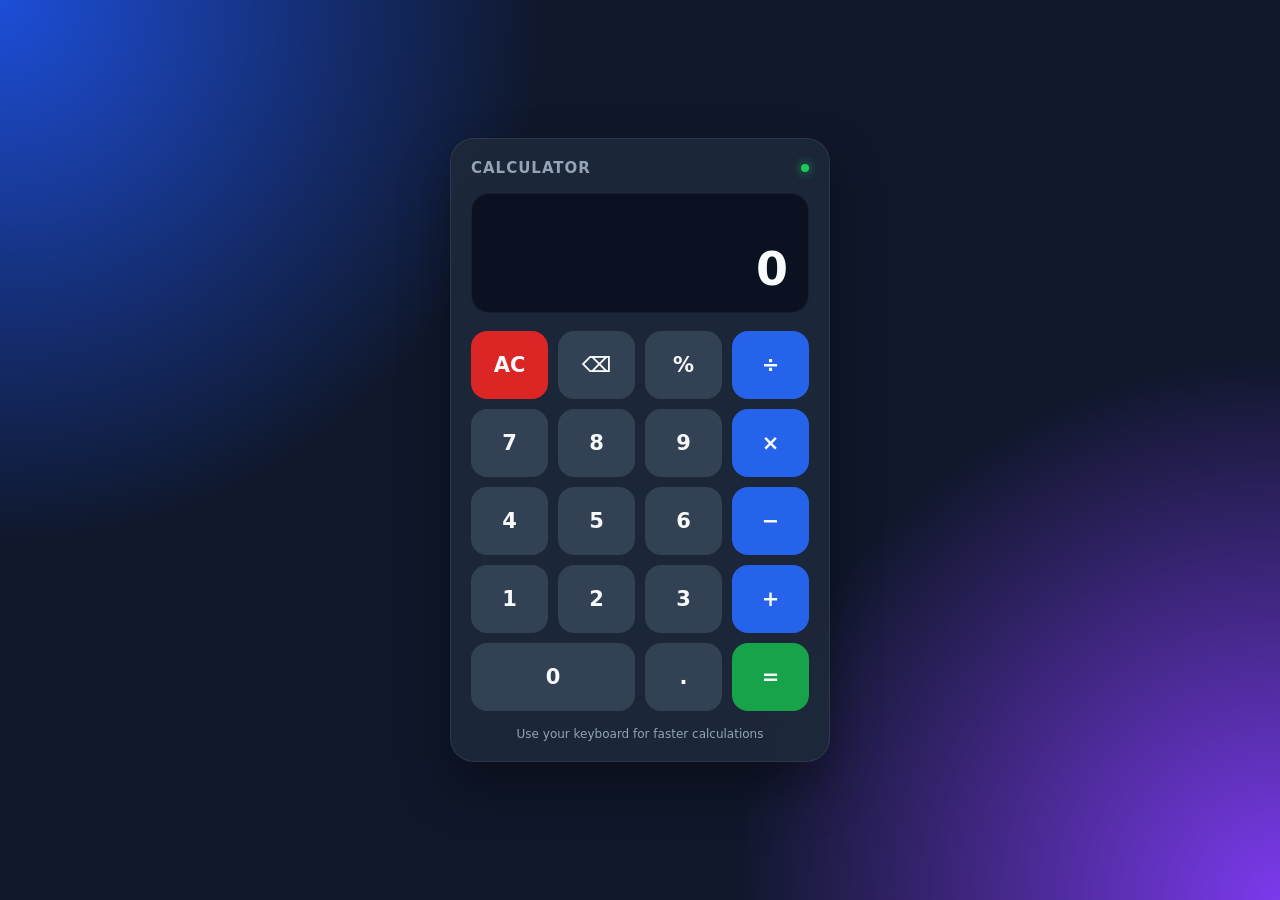
<file: index.html>
<!DOCTYPE html>
<html lang="en">
  <head>
    <meta charset="UTF-8" />
    <meta name="viewport" content="width=device-width, initial-scale=1.0" />
    <meta
      name="description"
      content="Modern calculator app built with HTML, CSS, and JavaScript."
    />
    <title>Calculator</title>
    <link rel="stylesheet" href="styles.css" />
  </head>
  <body>
    <main class="calculator" aria-label="Calculator app">
      <header class="calculator__header">
        <span class="calculator__title">CALCULATOR</span>
        <span class="calculator__indicator" aria-hidden="true"></span>
      </header>

      <section class="display" aria-live="polite" aria-atomic="true">
        <div id="expression" class="display__expression" aria-live="polite"></div>
        <div id="display" class="display__value" aria-live="polite">0</div>
      </section>

      <section class="buttons" aria-label="Calculator buttons">
        <button type="button" class="clear" data-action="clear" aria-label="Clear">AC</button>
        <button type="button" data-action="delete" aria-label="Delete last input">⌫</button>
        <button type="button" data-action="percent" aria-label="Percentage">%</button>
        <button type="button" class="operator" data-operator="/" aria-label="Divide">÷</button>

        <button type="button" data-number="7">7</button>
        <button type="button" data-number="8">8</button>
        <button type="button" data-number="9">9</button>
        <button type="button" class="operator" data-operator="*" aria-label="Multiply">×</button>

        <button type="button" data-number="4">4</button>
        <button type="button" data-number="5">5</button>
        <button type="button" data-number="6">6</button>
        <button type="button" class="operator" data-operator="-" aria-label="Subtract">−</button>

        <button type="button" data-number="1">1</button>
        <button type="button" data-number="2">2</button>
        <button type="button" data-number="3">3</button>
        <button type="button" class="operator" data-operator="+" aria-label="Add">+</button>

        <button type="button" class="zero" data-number="0">0</button>
        <button type="button" data-action="decimal" aria-label="Decimal point">.</button>
        <button type="button" class="equals" data-action="calculate" aria-label="Calculate result">=</button>
      </section>

      <footer class="calculator__footer">Use your keyboard for faster calculations</footer>
    </main>

    <script src="script.js"></script>
  </body>
</html>
</file>
<file: styles.css>
:root {
  --background: #0f172a;
  --calculator: rgba(30, 41, 59, 0.88);
  --display: #0b1120;
  --number: #334155;
  --number-hover: #475569;
  --operator: #2563eb;
  --operator-hover: #3b82f6;
  --danger: #dc2626;
  --danger-hover: #ef4444;
  --equals: #16a34a;
  --equals-hover: #22c55e;
  --text: #f8fafc;
  --muted: #94a3b8;
  --shadow: 0 25px 50px rgba(0, 0, 0, 0.35);
  --radius: 24px;
}

* {
  box-sizing: border-box;
  margin: 0;
  padding: 0;
}

body {
  min-height: 100vh;
  display: flex;
  align-items: center;
  justify-content: center;
  padding: 20px;
  font-family: Inter, ui-sans-serif, system-ui, -apple-system, BlinkMacSystemFont, "Segoe UI", sans-serif;
  color: var(--text);
  background:
    radial-gradient(circle at top left, #1d4ed8 0%, transparent 35%),
    radial-gradient(circle at bottom right, #7c3aed 0%, transparent 35%),
    var(--background);
}

button {
  font: inherit;
  font-size: 21px;
  font-weight: 600;
  color: var(--text);
  background: var(--number);
  border: 0;
  border-radius: 16px;
  min-height: 68px;
  cursor: pointer;
  user-select: none;
  transition: transform 0.12s ease, background-color 0.2s ease, box-shadow 0.2s ease;
}

button:hover {
  background: var(--number-hover);
}

button:active {
  transform: scale(0.94);
}

button:focus-visible {
  outline: 3px solid rgba(96, 165, 250, 0.8);
  outline-offset: 3px;
}

.calculator {
  width: min(100%, 380px);
  padding: 20px;
  background: var(--calculator);
  border: 1px solid rgba(255, 255, 255, 0.08);
  border-radius: var(--radius);
  box-shadow: var(--shadow);
  backdrop-filter: blur(20px);
  -webkit-backdrop-filter: blur(20px);
}

.calculator__header {
  display: flex;
  align-items: center;
  justify-content: space-between;
  margin-bottom: 16px;
}

.calculator__title {
  font-size: 15px;
  font-weight: 600;
  color: var(--muted);
  letter-spacing: 1px;
}

.calculator__indicator {
  width: 8px;
  height: 8px;
  border-radius: 50%;
  background: #22c55e;
  box-shadow: 0 0 10px rgba(34, 197, 94, 0.8);
}

.display {
  width: 100%;
  min-height: 120px;
  display: flex;
  flex-direction: column;
  align-items: flex-end;
  justify-content: flex-end;
  gap: 8px;
  padding: 20px;
  margin-bottom: 18px;
  overflow: hidden;
  background: var(--display);
  border: 1px solid rgba(255, 255, 255, 0.06);
  border-radius: 18px;
}

.display__expression {
  width: 100%;
  overflow: hidden;
  text-align: right;
  text-overflow: ellipsis;
  white-space: nowrap;
  font-size: 15px;
  color: var(--muted);
}

.display__value {
  width: 100%;
  overflow: hidden;
  text-align: right;
  text-overflow: ellipsis;
  white-space: nowrap;
  font-size: clamp(32px, 10vw, 46px);
  font-weight: 700;
  line-height: 1;
  color: var(--text);
}

.buttons {
  display: grid;
  grid-template-columns: repeat(4, 1fr);
  gap: 10px;
}

.operator {
  background: var(--operator);
}

.operator:hover {
  background: var(--operator-hover);
}

.clear {
  background: var(--danger);
}

.clear:hover {
  background: var(--danger-hover);
}

.equals {
  background: var(--equals);
}

.equals:hover {
  background: var(--equals-hover);
}

.zero {
  grid-column: span 2;
}

.calculator__footer {
  margin-top: 16px;
  text-align: center;
  font-size: 12px;
  color: var(--muted);
}

@media (max-width: 400px) {
  body {
    padding: 12px;
  }

  .calculator {
    padding: 14px;
    border-radius: 20px;
  }

  button {
    min-height: 62px;
    border-radius: 14px;
  }

  .display {
    min-height: 110px;
  }
}

@media (prefers-reduced-motion: reduce) {
  *, *::before, *::after {
    transition: none !important;
    animation: none !important;
  }
}
</file>
